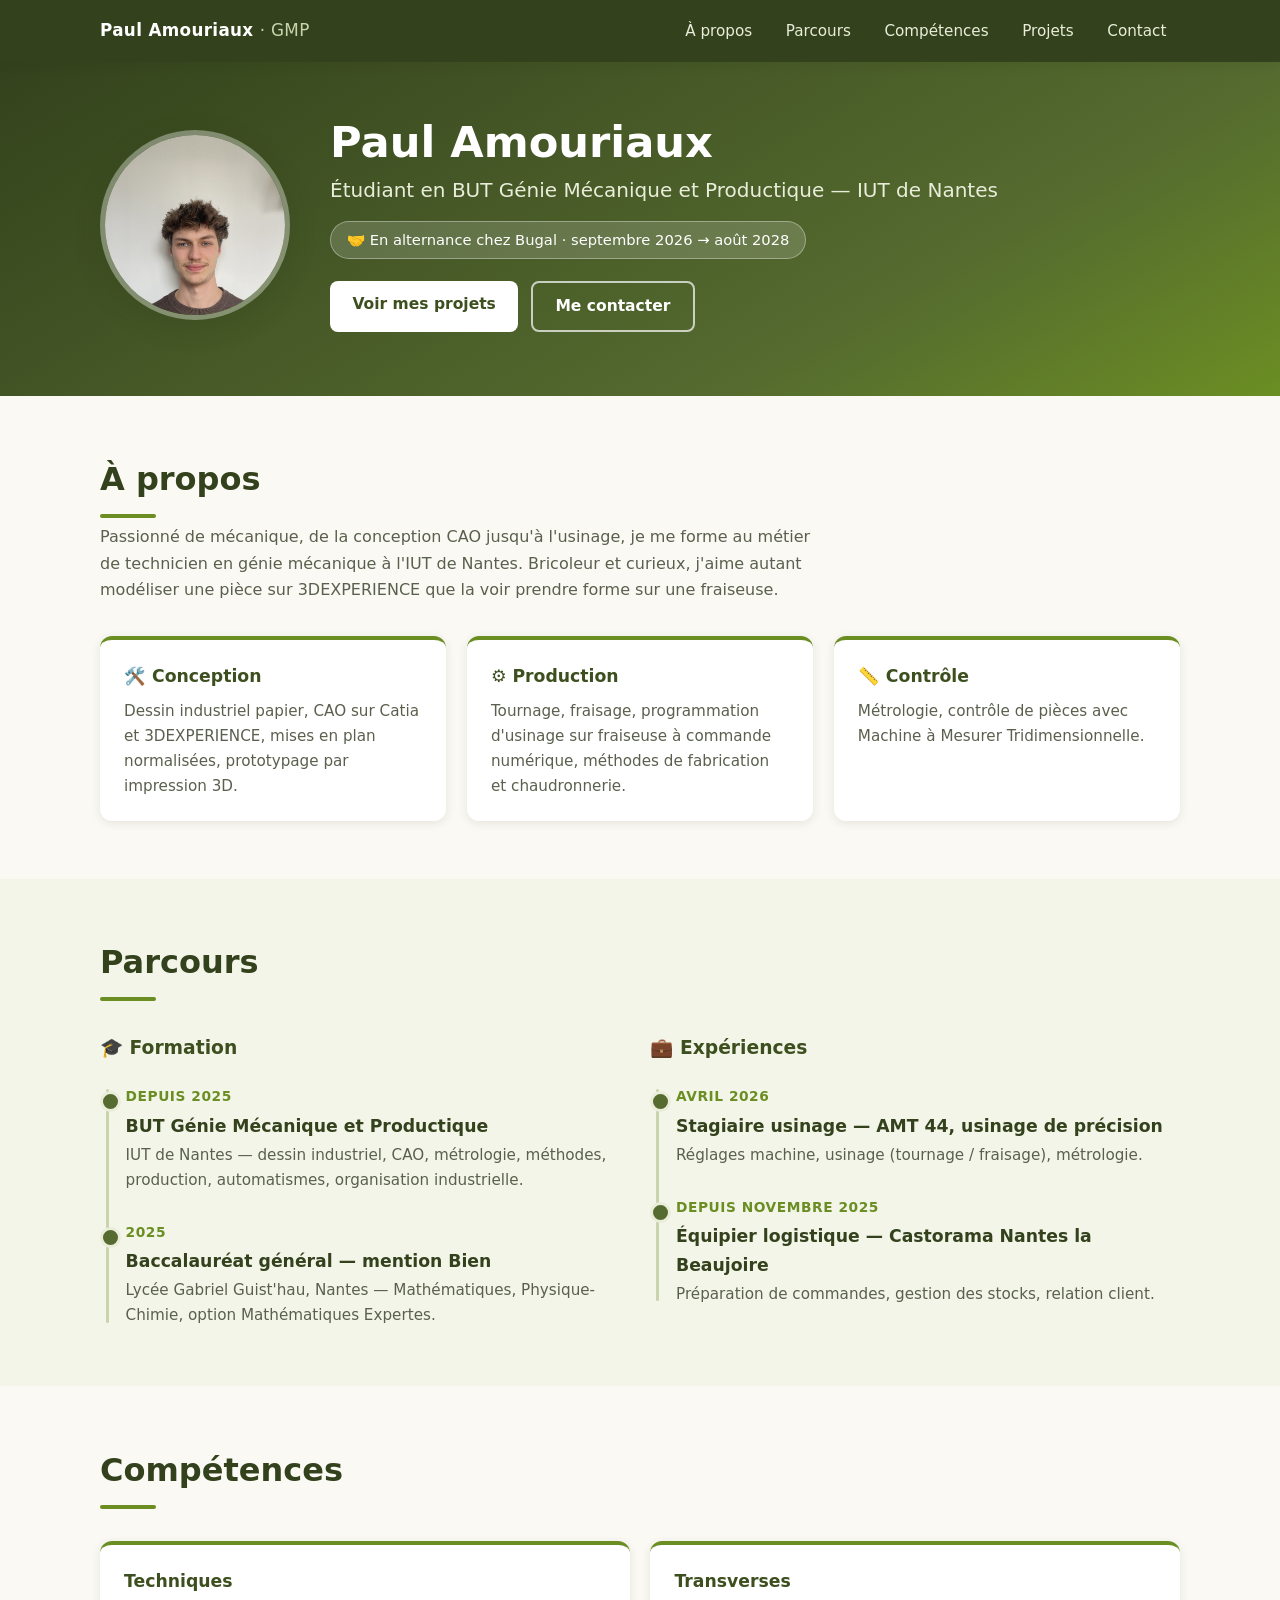
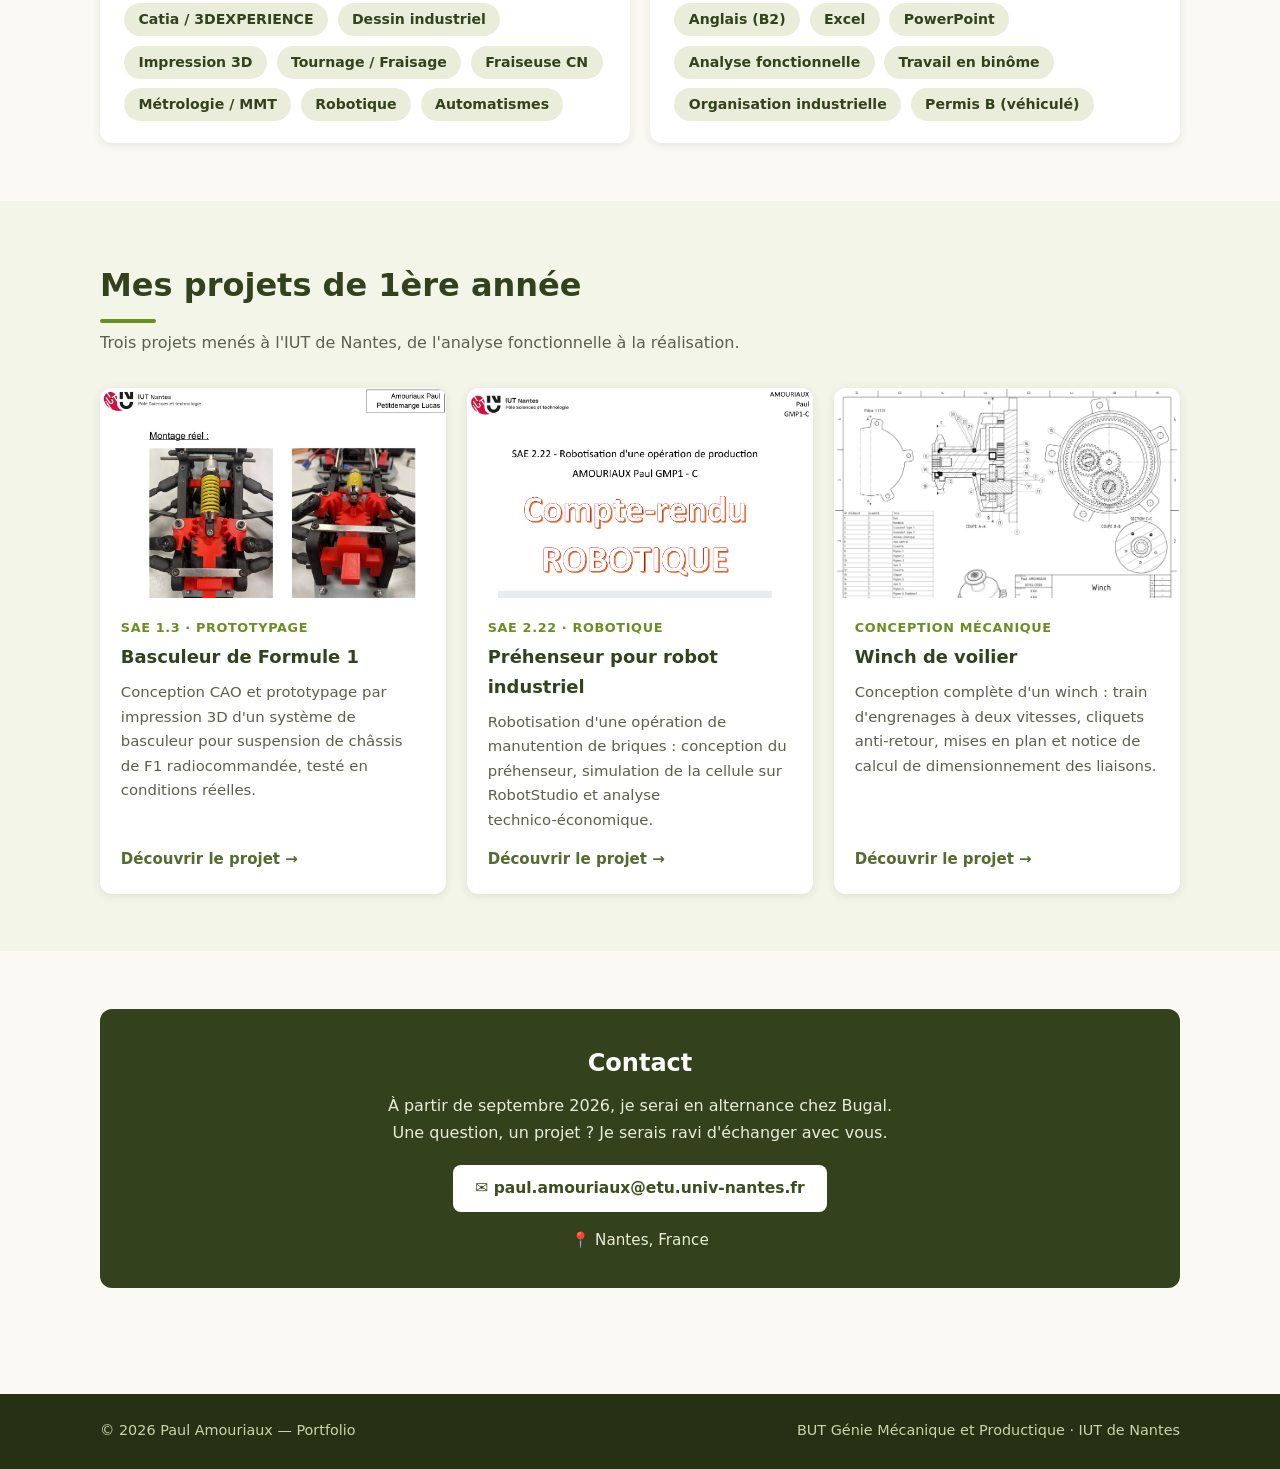
<file: index.html>
<!DOCTYPE html>
<html lang="fr">
<head>
  <meta charset="UTF-8">
  <meta name="viewport" content="width=device-width, initial-scale=1.0">
  <title>Paul Amouriaux — Portfolio | BUT Génie Mécanique et Productique</title>
  <meta name="description" content="Portfolio de Paul Amouriaux, étudiant en BUT Génie Mécanique et Productique à l'IUT de Nantes, en alternance chez Bugal à partir de septembre 2026.">
  <link rel="stylesheet" href="css/style.css">
  <link rel="icon" href="assets/img/favicon.svg" type="image/svg+xml">
  <link rel="alternate icon" href="assets/img/favicon.png">
</head>
<body>

<header class="site-header">
  <nav class="nav container">
    <a class="nav-brand" href="index.html">Paul Amouriaux <span>· GMP</span></a>
    <button class="nav-toggle" aria-label="Ouvrir le menu" aria-expanded="false">&#9776;</button>
    <ul class="nav-links">
      <li><a href="#apropos">À propos</a></li>
      <li><a href="#parcours">Parcours</a></li>
      <li><a href="#competences">Compétences</a></li>
      <li><a href="#projets">Projets</a></li>
      <li><a href="#contact">Contact</a></li>
    </ul>
  </nav>
</header>

<section class="hero">
  <div class="container hero-inner">
    <img class="hero-photo" src="assets/img/photo-profil.jpg" alt="Portrait de Paul Amouriaux">
    <div class="hero-text">
      <h1>Paul Amouriaux</h1>
      <p class="hero-subtitle">Étudiant en BUT Génie Mécanique et Productique — IUT de Nantes</p>
      <span class="hero-badge">🤝 En alternance chez Bugal · septembre 2026 → août 2028</span>
      <div class="hero-actions">
        <a class="btn btn-primary" href="#projets">Voir mes projets</a>
        <a class="btn btn-outline" href="#contact">Me contacter</a>
      </div>
    </div>
  </div>
</section>

<section id="apropos" class="section">
  <div class="container">
    <h2 class="section-title reveal">À propos</h2>
    <p class="section-intro reveal">
      Passionné de mécanique, de la conception CAO jusqu'à l'usinage, je me forme au métier
      de technicien en génie mécanique à l'IUT de Nantes. Bricoleur et curieux, j'aime autant
      modéliser une pièce sur 3DEXPERIENCE que la voir prendre forme sur une fraiseuse.
    </p>
    <div class="grid grid-3">
      <div class="card reveal">
        <h3>🛠️ Conception</h3>
        <p>Dessin industriel papier, CAO sur Catia et 3DEXPERIENCE, mises en plan normalisées, prototypage par impression 3D.</p>
      </div>
      <div class="card reveal">
        <h3>⚙️ Production</h3>
        <p>Tournage, fraisage, programmation d'usinage sur fraiseuse à commande numérique, méthodes de fabrication et chaudronnerie.</p>
      </div>
      <div class="card reveal">
        <h3>📏 Contrôle</h3>
        <p>Métrologie, contrôle de pièces avec Machine à Mesurer Tridimensionnelle.</p>
      </div>
    </div>
  </div>
</section>

<section id="parcours" class="section alt">
  <div class="container">
    <h2 class="section-title reveal">Parcours</h2>
    <div class="grid grid-2" style="margin-top: 2rem;">
      <div class="reveal">
        <h3 style="color: var(--olive-700); margin-bottom: 1.2rem;">🎓 Formation</h3>
        <ul class="timeline">
          <li>
            <span class="date">Depuis 2025</span>
            <h3>BUT Génie Mécanique et Productique</h3>
            <p>IUT de Nantes — dessin industriel, CAO, métrologie, méthodes, production, automatismes, organisation industrielle.</p>
          </li>
          <li>
            <span class="date">2025</span>
            <h3>Baccalauréat général — mention Bien</h3>
            <p>Lycée Gabriel Guist'hau, Nantes — Mathématiques, Physique-Chimie, option Mathématiques Expertes.</p>
          </li>
        </ul>
      </div>
      <div class="reveal">
        <h3 style="color: var(--olive-700); margin-bottom: 1.2rem;">💼 Expériences</h3>
        <ul class="timeline">
          <li>
            <span class="date">Avril 2026</span>
            <h3>Stagiaire usinage — AMT 44, usinage de précision</h3>
            <p>Réglages machine, usinage (tournage / fraisage), métrologie.</p>
          </li>
          <li>
            <span class="date">Depuis novembre 2025</span>
            <h3>Équipier logistique — Castorama Nantes la Beaujoire</h3>
            <p>Préparation de commandes, gestion des stocks, relation client.</p>
          </li>
        </ul>
      </div>
    </div>
  </div>
</section>

<section id="competences" class="section">
  <div class="container">
    <h2 class="section-title reveal">Compétences</h2>
    <div class="grid grid-2" style="margin-top: 2rem;">
      <div class="card reveal">
        <h3>Techniques</h3>
        <div class="skill-tags">
          <span class="tag">Catia / 3DEXPERIENCE</span>
          <span class="tag">Dessin industriel</span>
          <span class="tag">Impression 3D</span>
          <span class="tag">Tournage / Fraisage</span>
          <span class="tag">Fraiseuse CN</span>
          <span class="tag">Métrologie / MMT</span>
          <span class="tag">Robotique</span>
          <span class="tag">Automatismes</span>
        </div>
      </div>
      <div class="card reveal">
        <h3>Transverses</h3>
        <div class="skill-tags">
          <span class="tag">Anglais (B2)</span>
          <span class="tag">Excel</span>
          <span class="tag">PowerPoint</span>
          <span class="tag">Analyse fonctionnelle</span>
          <span class="tag">Travail en binôme</span>
          <span class="tag">Organisation industrielle</span>
          <span class="tag">Permis B (véhiculé)</span>
        </div>
      </div>
    </div>
  </div>
</section>

<section id="projets" class="section alt">
  <div class="container">
    <h2 class="section-title reveal">Mes projets de 1ère année</h2>
    <p class="section-intro reveal">
      Trois projets menés à l'IUT de Nantes, de l'analyse fonctionnelle à la réalisation.
    </p>
    <div class="grid grid-3">
      <a class="project-card reveal" href="projets/basculeur-f1.html">
        <img src="assets/img/basculeur-montage.jpg" alt="Basculeur imprimé en 3D monté sur le châssis de F1 radiocommandée">
        <div class="project-card-body">
          <span class="sae">SAE 1.3 · Prototypage</span>
          <h3>Basculeur de Formule 1</h3>
          <p>Conception CAO et prototypage par impression 3D d'un système de basculeur pour suspension de châssis de F1 radiocommandée, testé en conditions réelles.</p>
          <span class="lien">Découvrir le projet →</span>
        </div>
      </a>
      <a class="project-card reveal" href="projets/prehenseur-robot.html">
        <img src="assets/img/robot-cellule.png" alt="Cellule robotisée de manutention de briques simulée dans RobotStudio">
        <div class="project-card-body">
          <span class="sae">SAE 2.22 · Robotique</span>
          <h3>Préhenseur pour robot industriel</h3>
          <p>Robotisation d'une opération de manutention de briques : conception du préhenseur, simulation de la cellule sur RobotStudio et analyse technico-économique.</p>
          <span class="lien">Découvrir le projet →</span>
        </div>
      </a>
      <a class="project-card reveal" href="projets/winch.html">
        <img src="assets/img/winch-mep.jpg" alt="Mise en plan CAO du winch de voilier">
        <div class="project-card-body">
          <span class="sae">Conception mécanique</span>
          <h3>Winch de voilier</h3>
          <p>Conception complète d'un winch : train d'engrenages à deux vitesses, cliquets anti-retour, mises en plan et notice de calcul de dimensionnement des liaisons.</p>
          <span class="lien">Découvrir le projet →</span>
        </div>
      </a>
    </div>
  </div>
</section>

<section id="contact" class="section">
  <div class="container">
    <div class="contact-box reveal">
      <h2>Contact</h2>
      <p>À partir de septembre 2026, je serai en alternance chez Bugal.<br>
      Une question, un projet&nbsp;? Je serais ravi d'échanger avec vous.</p>
      <a class="btn btn-primary" href="mailto:paul.amouriaux@etu.univ-nantes.fr">✉️ paul.amouriaux@etu.univ-nantes.fr</a>
      <p class="contact-meta">📍 Nantes, France</p>
    </div>
  </div>
</section>

<footer class="site-footer">
  <div class="container">
    <span>© 2026 Paul Amouriaux — Portfolio</span>
    <span>BUT Génie Mécanique et Productique · IUT de Nantes</span>
  </div>
</footer>

<script src="js/main.js"></script>
</body>
</html>
</file>
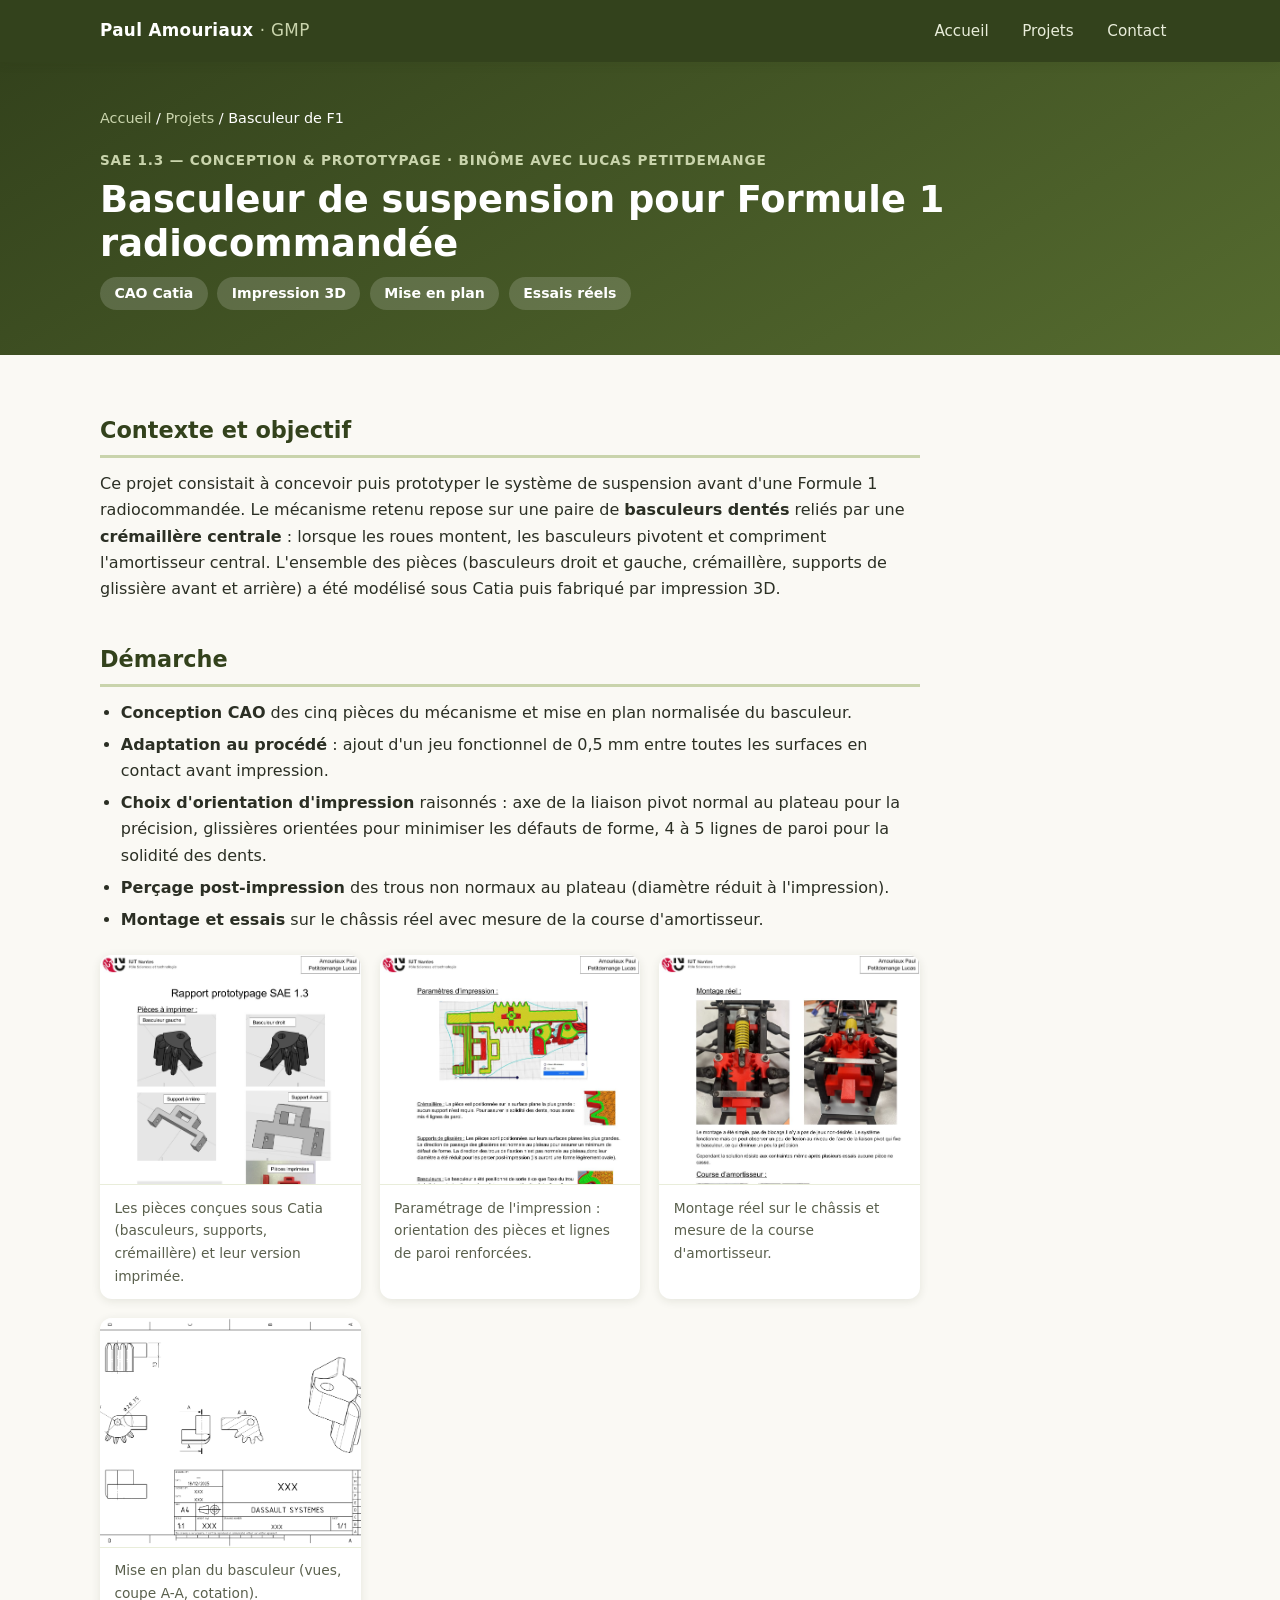
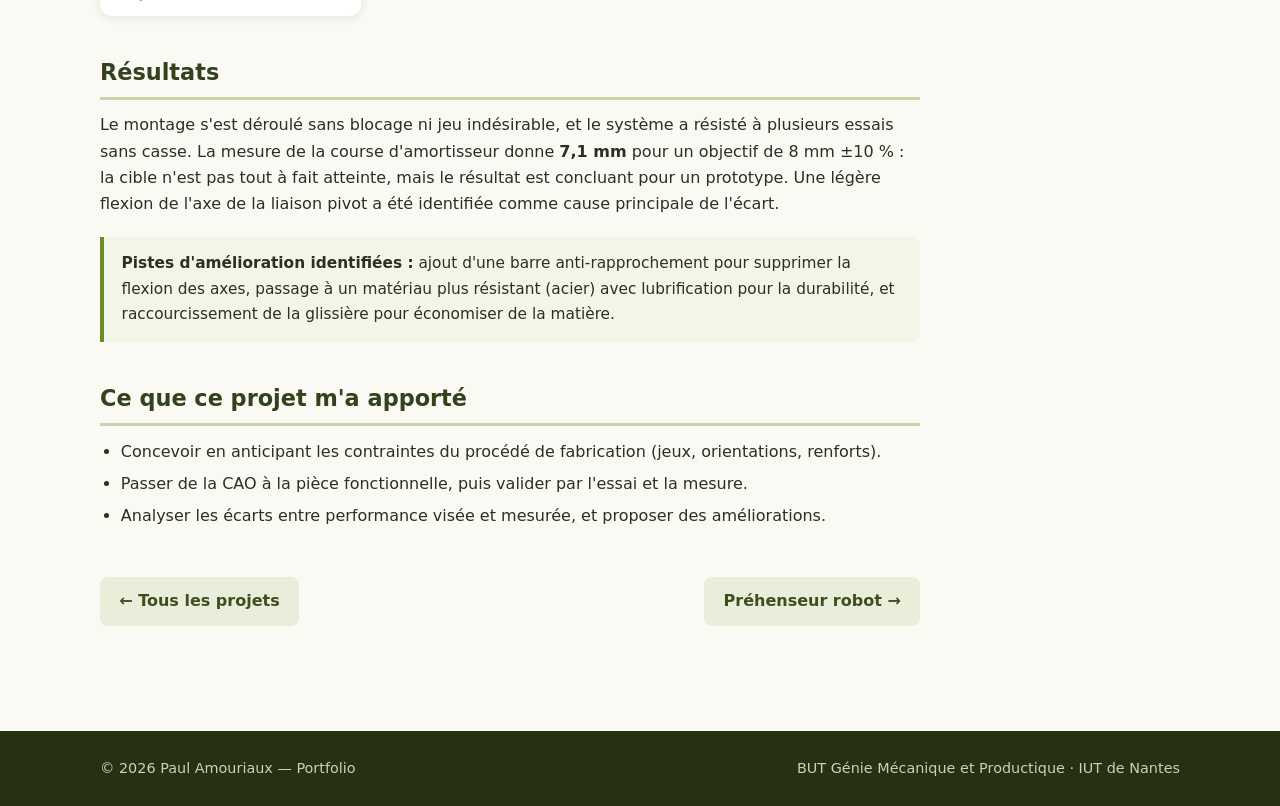
<file: projets/basculeur-f1.html>
<!DOCTYPE html>
<html lang="fr">
<head>
  <meta charset="UTF-8">
  <meta name="viewport" content="width=device-width, initial-scale=1.0">
  <title>Basculeur de Formule 1 — Paul Amouriaux</title>
  <meta name="description" content="SAE 1.3 : conception et prototypage par impression 3D d'un basculeur de suspension pour Formule 1 radiocommandée.">
  <link rel="stylesheet" href="../css/style.css">
  <link rel="icon" href="../assets/img/favicon.svg" type="image/svg+xml">
  <link rel="alternate icon" href="../assets/img/favicon.png">
</head>
<body>

<header class="site-header">
  <nav class="nav container">
    <a class="nav-brand" href="../index.html">Paul Amouriaux <span>· GMP</span></a>
    <button class="nav-toggle" aria-label="Ouvrir le menu" aria-expanded="false">&#9776;</button>
    <ul class="nav-links">
      <li><a href="../index.html">Accueil</a></li>
      <li><a href="../index.html#projets">Projets</a></li>
      <li><a href="../index.html#contact">Contact</a></li>
    </ul>
  </nav>
</header>

<section class="page-hero">
  <div class="container">
    <p class="breadcrumb"><a href="../index.html">Accueil</a> / <a href="../index.html#projets">Projets</a> / Basculeur de F1</p>
    <span class="sae">SAE 1.3 — Conception &amp; prototypage · binôme avec Lucas Petitdemange</span>
    <h1>Basculeur de suspension pour Formule 1 radiocommandée</h1>
    <div class="skill-tags">
      <span class="tag">CAO Catia</span>
      <span class="tag">Impression 3D</span>
      <span class="tag">Mise en plan</span>
      <span class="tag">Essais réels</span>
    </div>
  </div>
</section>

<div class="container section">
  <article class="article">
    <h2>Contexte et objectif</h2>
    <p>
      Ce projet consistait à concevoir puis prototyper le système de suspension avant d'une
      Formule 1 radiocommandée. Le mécanisme retenu repose sur une paire de
      <strong>basculeurs dentés</strong> reliés par une <strong>crémaillère centrale</strong>&nbsp;:
      lorsque les roues montent, les basculeurs pivotent et compriment l'amortisseur central.
      L'ensemble des pièces (basculeurs droit et gauche, crémaillère, supports de glissière avant
      et arrière) a été modélisé sous Catia puis fabriqué par impression 3D.
    </p>

    <h2>Démarche</h2>
    <ul>
      <li><strong>Conception CAO</strong> des cinq pièces du mécanisme et mise en plan normalisée du basculeur.</li>
      <li><strong>Adaptation au procédé</strong>&nbsp;: ajout d'un jeu fonctionnel de 0,5&nbsp;mm entre toutes les surfaces en contact avant impression.</li>
      <li><strong>Choix d'orientation d'impression</strong> raisonnés&nbsp;: axe de la liaison pivot normal au plateau pour la précision, glissières orientées pour minimiser les défauts de forme, 4 à 5 lignes de paroi pour la solidité des dents.</li>
      <li><strong>Perçage post-impression</strong> des trous non normaux au plateau (diamètre réduit à l'impression).</li>
      <li><strong>Montage et essais</strong> sur le châssis réel avec mesure de la course d'amortisseur.</li>
    </ul>

    <div class="gallery">
      <figure>
        <img src="../assets/img/basculeur-pieces.jpg" alt="Modèles CAO des basculeurs, supports et crémaillère, et pièces imprimées en 3D" loading="lazy">
        <figcaption>Les pièces conçues sous Catia (basculeurs, supports, crémaillère) et leur version imprimée.</figcaption>
      </figure>
      <figure>
        <img src="../assets/img/basculeur-impression.jpg" alt="Préparation de l'impression 3D : positionnement des pièces sur le plateau" loading="lazy">
        <figcaption>Paramétrage de l'impression&nbsp;: orientation des pièces et lignes de paroi renforcées.</figcaption>
      </figure>
      <figure>
        <img src="../assets/img/basculeur-montage.jpg" alt="Basculeurs montés sur le châssis de F1 radiocommandée avec l'amortisseur central" loading="lazy">
        <figcaption>Montage réel sur le châssis et mesure de la course d'amortisseur.</figcaption>
      </figure>
      <figure>
        <img src="../assets/img/basculeur-mep.png" alt="Mise en plan technique du basculeur avec vues, coupe A-A et cotation" loading="lazy">
        <figcaption>Mise en plan du basculeur (vues, coupe A-A, cotation).</figcaption>
      </figure>
    </div>

    <h2>Résultats</h2>
    <p>
      Le montage s'est déroulé sans blocage ni jeu indésirable, et le système a résisté à
      plusieurs essais sans casse. La mesure de la course d'amortisseur donne
      <strong>7,1&nbsp;mm</strong> pour un objectif de 8&nbsp;mm ±10&nbsp;%&nbsp;: la cible n'est
      pas tout à fait atteinte, mais le résultat est concluant pour un prototype. Une légère
      flexion de l'axe de la liaison pivot a été identifiée comme cause principale de l'écart.
    </p>

    <div class="encart">
      <strong>Pistes d'amélioration identifiées&nbsp;:</strong> ajout d'une barre
      anti-rapprochement pour supprimer la flexion des axes, passage à un matériau plus résistant
      (acier) avec lubrification pour la durabilité, et raccourcissement de la glissière pour
      économiser de la matière.
    </div>

    <h2>Ce que ce projet m'a apporté</h2>
    <ul>
      <li>Concevoir en anticipant les contraintes du procédé de fabrication (jeux, orientations, renforts).</li>
      <li>Passer de la CAO à la pièce fonctionnelle, puis valider par l'essai et la mesure.</li>
      <li>Analyser les écarts entre performance visée et mesurée, et proposer des améliorations.</li>
    </ul>

    <nav class="project-nav">
      <a href="../index.html#projets">← Tous les projets</a>
      <a href="prehenseur-robot.html">Préhenseur robot →</a>
    </nav>
  </article>
</div>

<footer class="site-footer">
  <div class="container">
    <span>© 2026 Paul Amouriaux — Portfolio</span>
    <span>BUT Génie Mécanique et Productique · IUT de Nantes</span>
  </div>
</footer>

<script src="../js/main.js"></script>
</body>
</html>
</file>
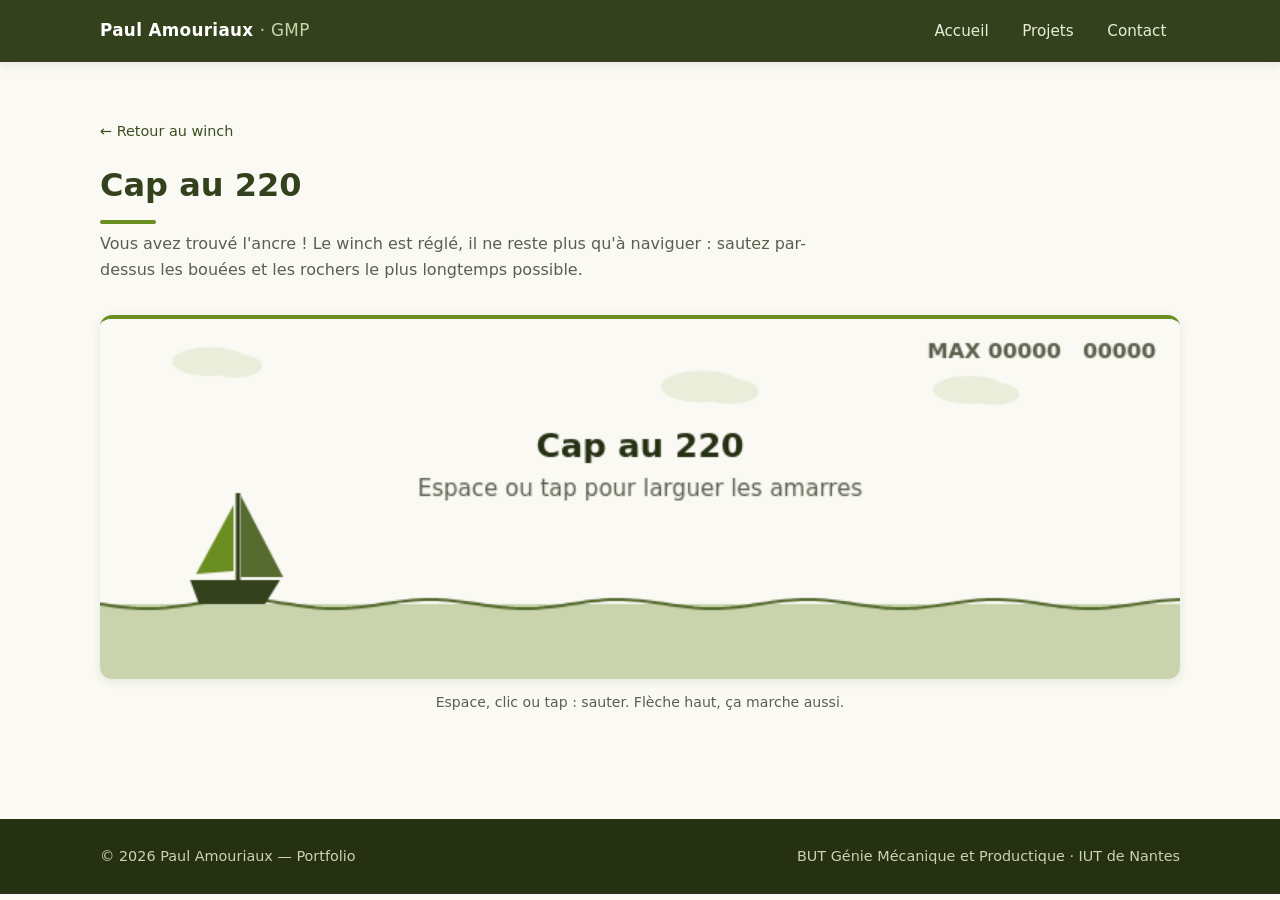
<file: projets/jeu.html>
<!DOCTYPE html>
<html lang="fr">
<head>
  <meta charset="UTF-8">
  <meta name="viewport" content="width=device-width, initial-scale=1.0">
  <title>Cap au 220 — Paul Amouriaux</title>
  <meta name="robots" content="noindex, nofollow">
  <link rel="stylesheet" href="../css/style.css">
  <link rel="icon" href="../assets/img/favicon.svg" type="image/svg+xml">
  <link rel="alternate icon" href="../assets/img/favicon.png">
</head>
<body>

<header class="site-header">
  <nav class="nav container">
    <a class="nav-brand" href="../index.html">Paul Amouriaux <span>· GMP</span></a>
    <button class="nav-toggle" aria-label="Ouvrir le menu" aria-expanded="false">&#9776;</button>
    <ul class="nav-links">
      <li><a href="../index.html">Accueil</a></li>
      <li><a href="../index.html#projets">Projets</a></li>
      <li><a href="../index.html#contact">Contact</a></li>
    </ul>
  </nav>
</header>

<div class="container section game-section">
  <p class="breadcrumb"><a href="winch.html">← Retour au winch</a></p>
  <h1 class="section-title">Cap au 220</h1>
  <p class="section-intro">
    Vous avez trouvé l'ancre&nbsp;! Le winch est réglé, il ne reste plus qu'à naviguer&nbsp;:
    sautez par-dessus les bouées et les rochers le plus longtemps possible.
  </p>
  <div class="game-wrap">
    <canvas id="game" width="720" height="240"></canvas>
  </div>
  <p class="game-help">Espace, clic ou tap&nbsp;: sauter. Flèche haut, ça marche aussi.</p>
</div>

<footer class="site-footer">
  <div class="container">
    <span>© 2026 Paul Amouriaux — Portfolio</span>
    <span>BUT Génie Mécanique et Productique · IUT de Nantes</span>
  </div>
</footer>

<script src="../js/main.js"></script>
<script src="../js/jeu.js"></script>
</body>
</html>
</file>
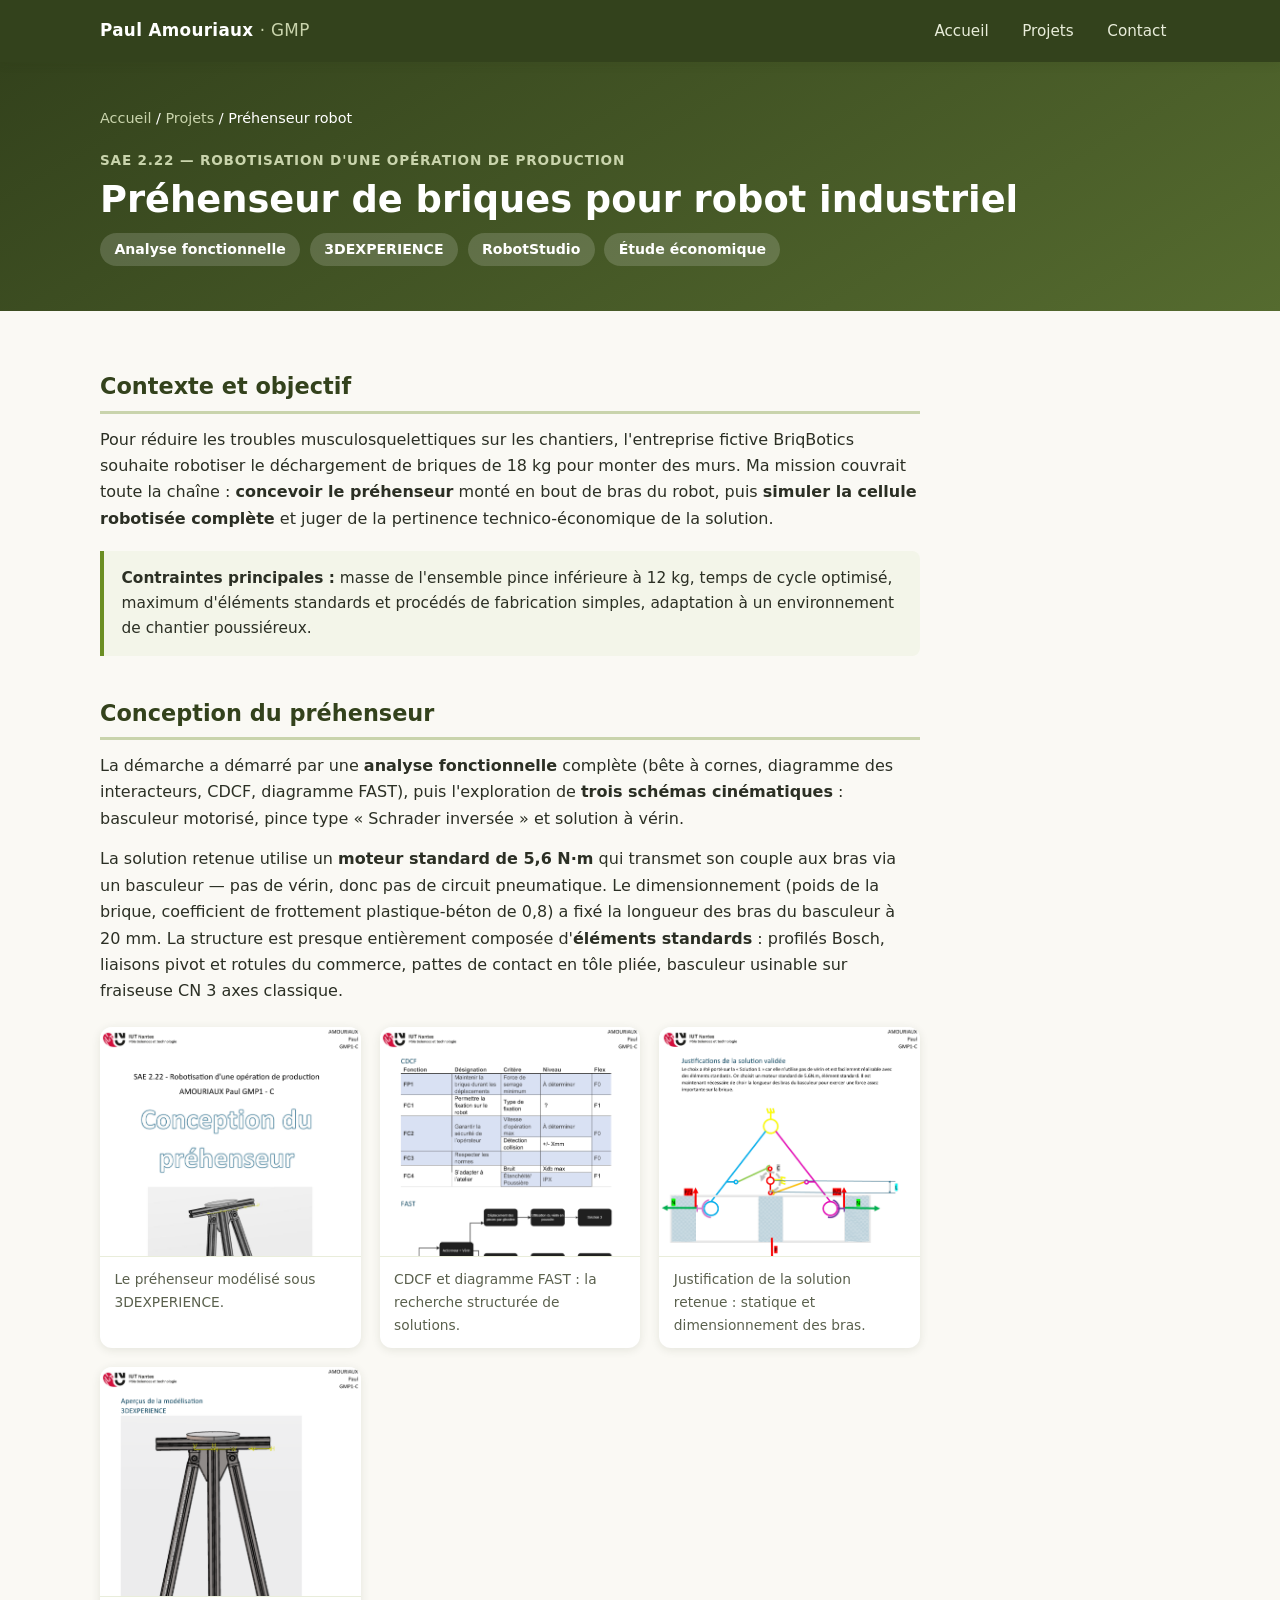
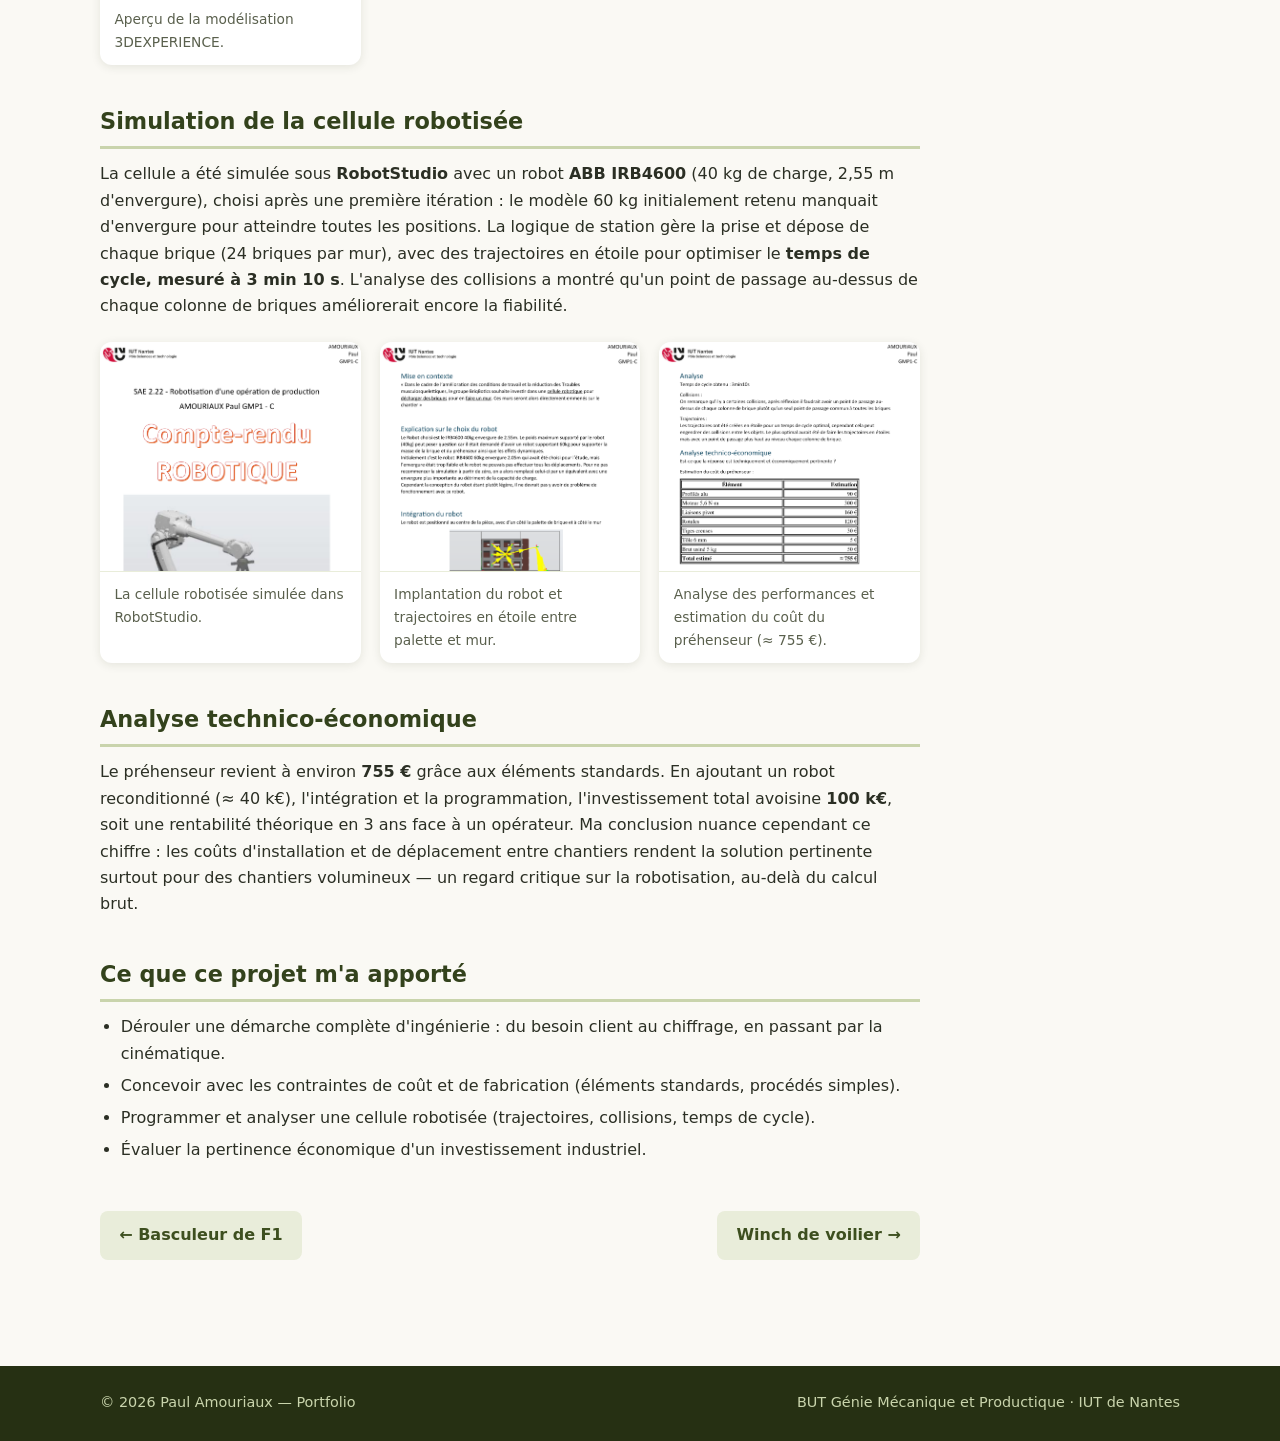
<file: projets/prehenseur-robot.html>
<!DOCTYPE html>
<html lang="fr">
<head>
  <meta charset="UTF-8">
  <meta name="viewport" content="width=device-width, initial-scale=1.0">
  <title>Préhenseur pour robot industriel — Paul Amouriaux</title>
  <meta name="description" content="SAE 2.22 : robotisation d'une opération de production — conception d'un préhenseur de briques et simulation de la cellule robotisée sur RobotStudio.">
  <link rel="stylesheet" href="../css/style.css">
  <link rel="icon" href="../assets/img/favicon.svg" type="image/svg+xml">
  <link rel="alternate icon" href="../assets/img/favicon.png">
</head>
<body>

<header class="site-header">
  <nav class="nav container">
    <a class="nav-brand" href="../index.html">Paul Amouriaux <span>· GMP</span></a>
    <button class="nav-toggle" aria-label="Ouvrir le menu" aria-expanded="false">&#9776;</button>
    <ul class="nav-links">
      <li><a href="../index.html">Accueil</a></li>
      <li><a href="../index.html#projets">Projets</a></li>
      <li><a href="../index.html#contact">Contact</a></li>
    </ul>
  </nav>
</header>

<section class="page-hero">
  <div class="container">
    <p class="breadcrumb"><a href="../index.html">Accueil</a> / <a href="../index.html#projets">Projets</a> / Préhenseur robot</p>
    <span class="sae">SAE 2.22 — Robotisation d'une opération de production</span>
    <h1>Préhenseur de briques pour robot industriel</h1>
    <div class="skill-tags">
      <span class="tag">Analyse fonctionnelle</span>
      <span class="tag">3DEXPERIENCE</span>
      <span class="tag">RobotStudio</span>
      <span class="tag">Étude économique</span>
    </div>
  </div>
</section>

<div class="container section">
  <article class="article">
    <h2>Contexte et objectif</h2>
    <p>
      Pour réduire les troubles musculosquelettiques sur les chantiers, l'entreprise fictive
      BriqBotics souhaite robotiser le déchargement de briques de 18&nbsp;kg pour monter des murs.
      Ma mission couvrait toute la chaîne&nbsp;: <strong>concevoir le préhenseur</strong> monté en
      bout de bras du robot, puis <strong>simuler la cellule robotisée complète</strong> et juger
      de la pertinence technico-économique de la solution.
    </p>
    <div class="encart">
      <strong>Contraintes principales&nbsp;:</strong> masse de l'ensemble pince inférieure à
      12&nbsp;kg, temps de cycle optimisé, maximum d'éléments standards et procédés de fabrication
      simples, adaptation à un environnement de chantier poussiéreux.
    </div>

    <h2>Conception du préhenseur</h2>
    <p>
      La démarche a démarré par une <strong>analyse fonctionnelle</strong> complète (bête à cornes,
      diagramme des interacteurs, CDCF, diagramme FAST), puis l'exploration de
      <strong>trois schémas cinématiques</strong>&nbsp;: basculeur motorisé, pince type
      «&nbsp;Schrader inversée&nbsp;» et solution à vérin.
    </p>
    <p>
      La solution retenue utilise un <strong>moteur standard de 5,6&nbsp;N·m</strong> qui transmet
      son couple aux bras via un basculeur — pas de vérin, donc pas de circuit pneumatique. Le
      dimensionnement (poids de la brique, coefficient de frottement plastique-béton de 0,8) a
      fixé la longueur des bras du basculeur à 20&nbsp;mm. La structure est presque entièrement
      composée d'<strong>éléments standards</strong>&nbsp;: profilés Bosch, liaisons pivot et
      rotules du commerce, pattes de contact en tôle pliée, basculeur usinable sur fraiseuse CN
      3 axes classique.
    </p>

    <div class="gallery">
      <figure>
        <img src="../assets/img/prehenseur-cao.png" alt="Vue CAO d'ensemble du préhenseur de briques" loading="lazy">
        <figcaption>Le préhenseur modélisé sous 3DEXPERIENCE.</figcaption>
      </figure>
      <figure>
        <img src="../assets/img/prehenseur-fast.png" alt="Cahier des charges fonctionnel et diagramme FAST du préhenseur" loading="lazy">
        <figcaption>CDCF et diagramme FAST&nbsp;: la recherche structurée de solutions.</figcaption>
      </figure>
      <figure>
        <img src="../assets/img/prehenseur-calculs.png" alt="Schéma cinématique de la solution retenue et calculs de dimensionnement" loading="lazy">
        <figcaption>Justification de la solution retenue&nbsp;: statique et dimensionnement des bras.</figcaption>
      </figure>
      <figure>
        <img src="../assets/img/prehenseur-modelisation.png" alt="Modélisation 3DEXPERIENCE du préhenseur, vue de face" loading="lazy">
        <figcaption>Aperçu de la modélisation 3DEXPERIENCE.</figcaption>
      </figure>
    </div>

    <h2>Simulation de la cellule robotisée</h2>
    <p>
      La cellule a été simulée sous <strong>RobotStudio</strong> avec un robot
      <strong>ABB IRB4600</strong> (40&nbsp;kg de charge, 2,55&nbsp;m d'envergure), choisi après
      une première itération&nbsp;: le modèle 60&nbsp;kg initialement retenu manquait d'envergure
      pour atteindre toutes les positions. La logique de station gère la prise et dépose de chaque
      brique (24 briques par mur), avec des trajectoires en étoile pour optimiser le
      <strong>temps de cycle, mesuré à 3&nbsp;min&nbsp;10&nbsp;s</strong>. L'analyse des collisions
      a montré qu'un point de passage au-dessus de chaque colonne de briques améliorerait encore la
      fiabilité.
    </p>

    <div class="gallery">
      <figure>
        <img src="../assets/img/robot-cellule.png" alt="Robot ABB IRB4600 déchargeant des briques d'une palette dans RobotStudio" loading="lazy">
        <figcaption>La cellule robotisée simulée dans RobotStudio.</figcaption>
      </figure>
      <figure>
        <img src="../assets/img/robot-integration.png" alt="Vue de dessus de l'implantation du robot avec les trajectoires en étoile" loading="lazy">
        <figcaption>Implantation du robot et trajectoires en étoile entre palette et mur.</figcaption>
      </figure>
      <figure>
        <img src="../assets/img/robot-analyse.png" alt="Analyse du temps de cycle et estimation du coût du préhenseur" loading="lazy">
        <figcaption>Analyse des performances et estimation du coût du préhenseur (≈&nbsp;755&nbsp;€).</figcaption>
      </figure>
    </div>

    <h2>Analyse technico-économique</h2>
    <p>
      Le préhenseur revient à environ <strong>755&nbsp;€</strong> grâce aux éléments standards. En
      ajoutant un robot reconditionné (≈&nbsp;40&nbsp;k€), l'intégration et la programmation, l'investissement
      total avoisine <strong>100&nbsp;k€</strong>, soit une rentabilité théorique en 3 ans face à un
      opérateur. Ma conclusion nuance cependant ce chiffre&nbsp;: les coûts d'installation et de
      déplacement entre chantiers rendent la solution pertinente surtout pour des chantiers
      volumineux — un regard critique sur la robotisation, au-delà du calcul brut.
    </p>

    <h2>Ce que ce projet m'a apporté</h2>
    <ul>
      <li>Dérouler une démarche complète d'ingénierie&nbsp;: du besoin client au chiffrage, en passant par la cinématique.</li>
      <li>Concevoir avec les contraintes de coût et de fabrication (éléments standards, procédés simples).</li>
      <li>Programmer et analyser une cellule robotisée (trajectoires, collisions, temps de cycle).</li>
      <li>Évaluer la pertinence économique d'un investissement industriel.</li>
    </ul>

    <nav class="project-nav">
      <a href="basculeur-f1.html">← Basculeur de F1</a>
      <a href="winch.html">Winch de voilier →</a>
    </nav>
  </article>
</div>

<footer class="site-footer">
  <div class="container">
    <span>© 2026 Paul Amouriaux — Portfolio</span>
    <span>BUT Génie Mécanique et Productique · IUT de Nantes</span>
  </div>
</footer>

<script src="../js/main.js"></script>
</body>
</html>
</file>
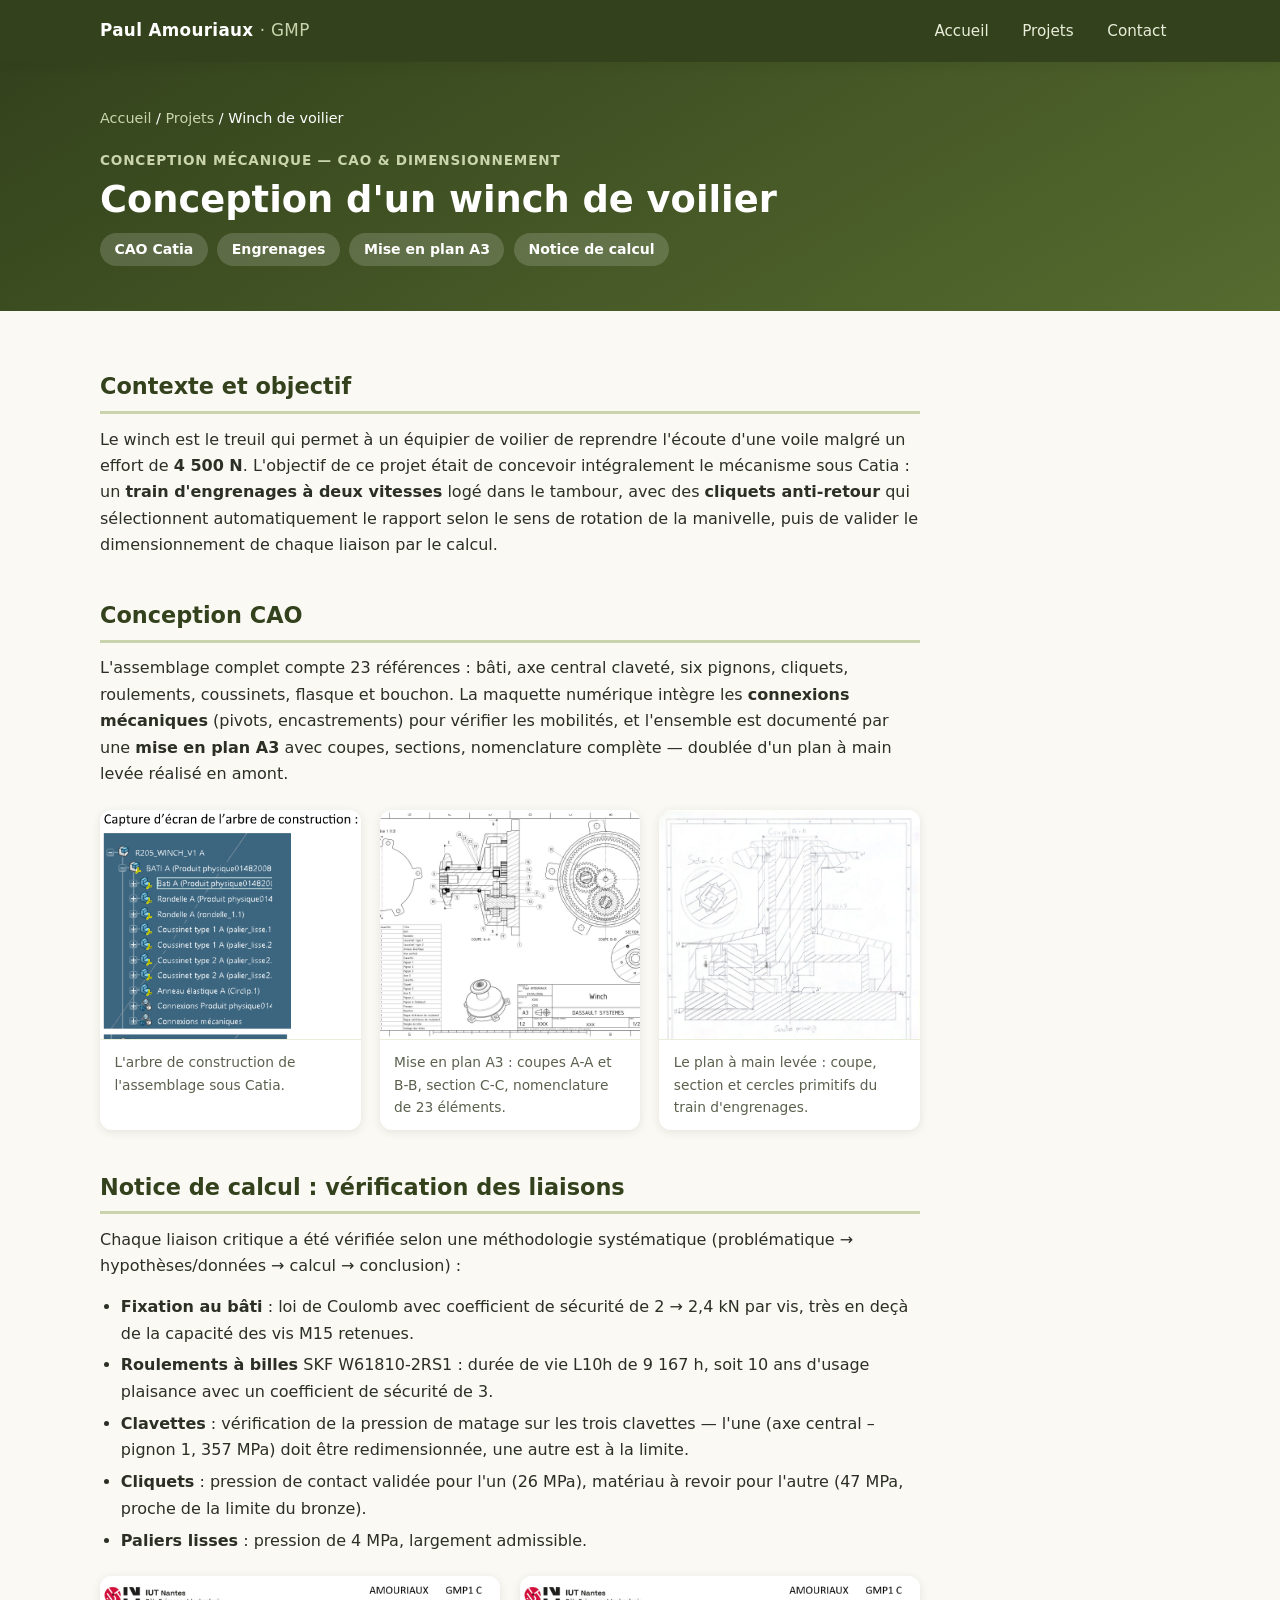
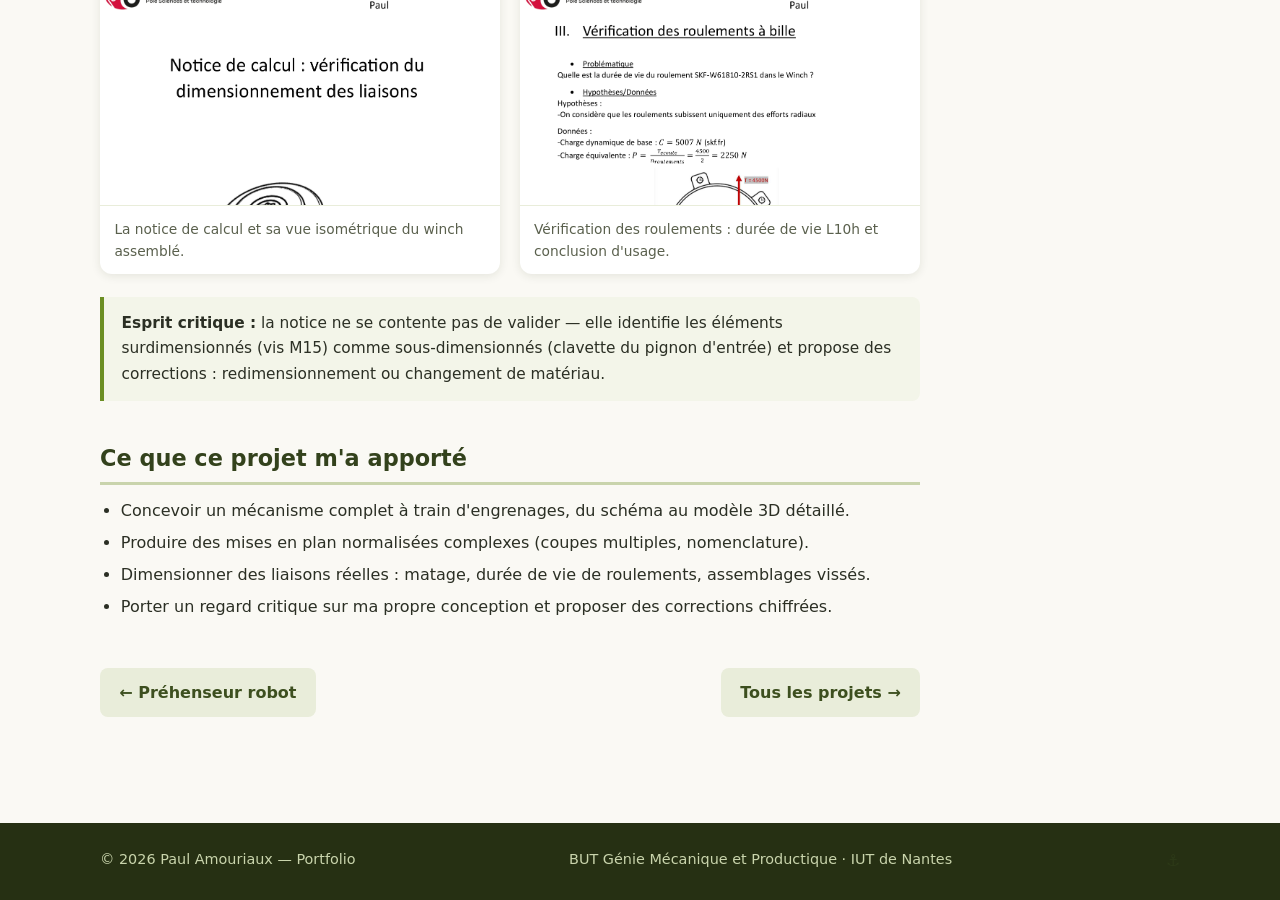
<file: projets/winch.html>
<!DOCTYPE html>
<html lang="fr">
<head>
  <meta charset="UTF-8">
  <meta name="viewport" content="width=device-width, initial-scale=1.0">
  <title>Winch de voilier — Paul Amouriaux</title>
  <meta name="description" content="Conception complète d'un winch de voilier : train d'engrenages à deux vitesses, mises en plan et notice de calcul de dimensionnement des liaisons.">
  <link rel="stylesheet" href="../css/style.css">
  <link rel="icon" href="../assets/img/favicon.svg" type="image/svg+xml">
  <link rel="alternate icon" href="../assets/img/favicon.png">
</head>
<body>

<header class="site-header">
  <nav class="nav container">
    <a class="nav-brand" href="../index.html">Paul Amouriaux <span>· GMP</span></a>
    <button class="nav-toggle" aria-label="Ouvrir le menu" aria-expanded="false">&#9776;</button>
    <ul class="nav-links">
      <li><a href="../index.html">Accueil</a></li>
      <li><a href="../index.html#projets">Projets</a></li>
      <li><a href="../index.html#contact">Contact</a></li>
    </ul>
  </nav>
</header>

<section class="page-hero">
  <div class="container">
    <p class="breadcrumb"><a href="../index.html">Accueil</a> / <a href="../index.html#projets">Projets</a> / Winch de voilier</p>
    <span class="sae">Conception mécanique — CAO &amp; dimensionnement</span>
    <h1>Conception d'un winch de voilier</h1>
    <div class="skill-tags">
      <span class="tag">CAO Catia</span>
      <span class="tag">Engrenages</span>
      <span class="tag">Mise en plan A3</span>
      <span class="tag">Notice de calcul</span>
    </div>
  </div>
</section>

<div class="container section">
  <article class="article">
    <h2>Contexte et objectif</h2>
    <p>
      Le winch est le treuil qui permet à un équipier de voilier de reprendre l'écoute d'une voile
      malgré un effort de <strong>4&nbsp;500&nbsp;N</strong>. L'objectif de ce projet était de
      concevoir intégralement le mécanisme sous Catia&nbsp;: un <strong>train d'engrenages à deux
      vitesses</strong> logé dans le tambour, avec des <strong>cliquets anti-retour</strong> qui
      sélectionnent automatiquement le rapport selon le sens de rotation de la manivelle, puis de
      valider le dimensionnement de chaque liaison par le calcul.
    </p>

    <h2>Conception CAO</h2>
    <p>
      L'assemblage complet compte 23 références&nbsp;: bâti, axe central claveté, six pignons,
      cliquets, roulements, coussinets, flasque et bouchon. La maquette numérique intègre les
      <strong>connexions mécaniques</strong> (pivots, encastrements) pour vérifier les mobilités,
      et l'ensemble est documenté par une <strong>mise en plan A3</strong> avec coupes, sections,
      nomenclature complète — doublée d'un plan à main levée réalisé en amont.
    </p>

    <div class="gallery">
      <figure>
        <img src="../assets/img/winch-arbre.png" alt="Arbre de construction Catia de l'assemblage du winch" loading="lazy">
        <figcaption>L'arbre de construction de l'assemblage sous Catia.</figcaption>
      </figure>
      <figure>
        <img src="../assets/img/winch-mep.jpg" alt="Mise en plan A3 du winch avec coupes, sections et nomenclature" loading="lazy">
        <figcaption>Mise en plan A3&nbsp;: coupes A-A et B-B, section C-C, nomenclature de 23 éléments.</figcaption>
      </figure>
      <figure>
        <img src="../assets/img/winch-plan-main.jpg" alt="Plan du winch dessiné à main levée avec coupes et cercles primitifs" loading="lazy">
        <figcaption>Le plan à main levée&nbsp;: coupe, section et cercles primitifs du train d'engrenages.</figcaption>
      </figure>
    </div>

    <h2>Notice de calcul&nbsp;: vérification des liaisons</h2>
    <p>
      Chaque liaison critique a été vérifiée selon une méthodologie systématique
      (problématique → hypothèses/données → calcul → conclusion)&nbsp;:
    </p>
    <ul>
      <li><strong>Fixation au bâti</strong>&nbsp;: loi de Coulomb avec coefficient de sécurité de 2 → 2,4&nbsp;kN par vis, très en deçà de la capacité des vis M15 retenues.</li>
      <li><strong>Roulements à billes</strong> SKF W61810-2RS1&nbsp;: durée de vie L10h de 9&nbsp;167&nbsp;h, soit 10 ans d'usage plaisance avec un coefficient de sécurité de 3.</li>
      <li><strong>Clavettes</strong>&nbsp;: vérification de la pression de matage sur les trois clavettes — l'une (axe central – pignon 1, 357&nbsp;MPa) doit être redimensionnée, une autre est à la limite.</li>
      <li><strong>Cliquets</strong>&nbsp;: pression de contact validée pour l'un (26&nbsp;MPa), matériau à revoir pour l'autre (47&nbsp;MPa, proche de la limite du bronze).</li>
      <li><strong>Paliers lisses</strong>&nbsp;: pression de 4&nbsp;MPa, largement admissible.</li>
    </ul>

    <div class="gallery">
      <figure>
        <img src="../assets/img/winch-notice.png" alt="Page de garde de la notice de calcul avec vue isométrique du winch" loading="lazy">
        <figcaption>La notice de calcul et sa vue isométrique du winch assemblé.</figcaption>
      </figure>
      <figure>
        <img src="../assets/img/winch-calcul-roulements.png" alt="Calcul de durée de vie des roulements à billes du winch" loading="lazy">
        <figcaption>Vérification des roulements&nbsp;: durée de vie L10h et conclusion d'usage.</figcaption>
      </figure>
    </div>

    <div class="encart">
      <strong>Esprit critique&nbsp;:</strong> la notice ne se contente pas de valider — elle
      identifie les éléments surdimensionnés (vis M15) comme sous-dimensionnés (clavette du pignon
      d'entrée) et propose des corrections&nbsp;: redimensionnement ou changement de matériau.
    </div>

    <h2>Ce que ce projet m'a apporté</h2>
    <ul>
      <li>Concevoir un mécanisme complet à train d'engrenages, du schéma au modèle 3D détaillé.</li>
      <li>Produire des mises en plan normalisées complexes (coupes multiples, nomenclature).</li>
      <li>Dimensionner des liaisons réelles&nbsp;: matage, durée de vie de roulements, assemblages vissés.</li>
      <li>Porter un regard critique sur ma propre conception et proposer des corrections chiffrées.</li>
    </ul>

    <nav class="project-nav">
      <a href="prehenseur-robot.html">← Préhenseur robot</a>
      <a href="../index.html#projets">Tous les projets →</a>
    </nav>
  </article>
</div>

<footer class="site-footer">
  <div class="container">
    <span>© 2026 Paul Amouriaux — Portfolio</span>
    <span>BUT Génie Mécanique et Productique · IUT de Nantes</span>
    <a class="footer-secret" href="jeu.html" aria-label="Un winch, ça sert à naviguer…">&#9875;</a>
  </div>
</footer>

<script src="../js/main.js"></script>
</body>
</html>
</file>
<file: css/style.css>
/* ==========================================================================
   Portfolio Paul Amouriaux — palette vert olive, mobile-first
   ========================================================================== */

:root {
  --olive-900: #263013;
  --olive-800: #33421c;
  --olive-700: #3d4f1f;
  --olive-600: #556b2f;
  --olive-500: #6b8e23;
  --olive-200: #c9d4ac;
  --olive-100: #e9edda;
  --olive-050: #f3f5e9;
  --cream: #faf9f4;
  --white: #ffffff;
  --text: #2b2f24;
  --text-soft: #5a604d;
  --shadow: 0 2px 10px rgba(38, 48, 19, 0.10);
  --shadow-lg: 0 8px 28px rgba(38, 48, 19, 0.16);
  --radius: 12px;
}

* { margin: 0; padding: 0; box-sizing: border-box; }

html { scroll-behavior: smooth; }

body {
  font-family: "Segoe UI", system-ui, -apple-system, Roboto, Arial, sans-serif;
  background: var(--cream);
  color: var(--text);
  line-height: 1.65;
}

img { max-width: 100%; display: block; }

a { color: var(--olive-600); }

.container {
  width: min(1080px, 100% - 2.5rem);
  margin-inline: auto;
}

/* ---------- Header / navigation ---------- */

.site-header {
  position: sticky;
  top: 0;
  z-index: 50;
  background: var(--olive-800);
  color: var(--white);
  box-shadow: var(--shadow);
}

.nav {
  display: flex;
  align-items: center;
  justify-content: space-between;
  min-height: 62px;
}

.nav-brand {
  color: var(--white);
  text-decoration: none;
  font-weight: 700;
  font-size: 1.05rem;
  letter-spacing: 0.02em;
}

.nav-brand span { color: var(--olive-200); font-weight: 400; }

.nav-toggle {
  display: none;
  background: none;
  border: none;
  color: var(--white);
  font-size: 1.7rem;
  line-height: 1;
  cursor: pointer;
  padding: 0.35rem 0.55rem;
}

.nav-links {
  display: flex;
  gap: 0.4rem;
  list-style: none;
}

.nav-links a {
  color: var(--olive-100);
  text-decoration: none;
  padding: 0.5rem 0.85rem;
  border-radius: 8px;
  font-size: 0.95rem;
  transition: background 0.2s, color 0.2s;
}

.nav-links a:hover,
.nav-links a.active {
  background: var(--olive-700);
  color: var(--white);
}

@media (max-width: 720px) {
  .nav-toggle { display: block; }
  .nav-links {
    position: absolute;
    top: 100%;
    left: 0;
    right: 0;
    flex-direction: column;
    gap: 0;
    background: var(--olive-800);
    padding: 0.4rem 1rem 0.9rem;
    box-shadow: var(--shadow-lg);
    display: none;
  }
  .nav-links.open { display: flex; }
  .nav-links a { display: block; padding: 0.75rem 0.85rem; }
}

/* ---------- Hero ---------- */

.hero {
  background: linear-gradient(150deg, var(--olive-800) 0%, var(--olive-600) 70%, var(--olive-500) 100%);
  color: var(--white);
  padding: 3.5rem 0 4rem;
}

.hero-inner {
  display: flex;
  align-items: center;
  gap: 2.5rem;
  flex-wrap: wrap;
}

.hero-photo {
  width: 190px;
  height: 190px;
  object-fit: cover;
  object-position: top;
  border-radius: 50%;
  border: 5px solid rgba(255, 255, 255, 0.35);
  box-shadow: var(--shadow-lg);
}

.hero-text { flex: 1; min-width: 260px; }

.hero-text h1 {
  font-size: clamp(1.9rem, 4.5vw, 2.7rem);
  line-height: 1.15;
  margin-bottom: 0.4rem;
}

.hero-subtitle {
  font-size: clamp(1.02rem, 2.4vw, 1.25rem);
  color: var(--olive-100);
  margin-bottom: 0.9rem;
}

.hero-badge {
  display: inline-block;
  background: rgba(255, 255, 255, 0.16);
  border: 1px solid rgba(255, 255, 255, 0.35);
  border-radius: 999px;
  padding: 0.35rem 1rem;
  font-size: 0.92rem;
  margin-bottom: 1.4rem;
}

.hero-actions { display: flex; gap: 0.8rem; flex-wrap: wrap; }

.btn {
  display: inline-block;
  padding: 0.65rem 1.4rem;
  border-radius: 8px;
  text-decoration: none;
  font-weight: 600;
  font-size: 0.97rem;
  transition: transform 0.15s, box-shadow 0.15s, background 0.2s;
}

.btn:hover { transform: translateY(-2px); box-shadow: var(--shadow-lg); }

.btn-primary { background: var(--white); color: var(--olive-700); }

.btn-outline {
  border: 2px solid rgba(255, 255, 255, 0.7);
  color: var(--white);
}

/* ---------- Sections ---------- */

.section { padding: 3.6rem 0; }

.section.alt { background: var(--olive-050); }

.section-title {
  font-size: clamp(1.5rem, 3.5vw, 2rem);
  color: var(--olive-800);
  margin-bottom: 0.4rem;
}

.section-title::after {
  content: "";
  display: block;
  width: 56px;
  height: 4px;
  background: var(--olive-500);
  border-radius: 2px;
  margin-top: 0.5rem;
}

.section-intro { color: var(--text-soft); max-width: 720px; margin-bottom: 2rem; }

/* ---------- Cartes génériques ---------- */

.grid {
  display: grid;
  gap: 1.3rem;
}

.grid-3 { grid-template-columns: repeat(auto-fit, minmax(240px, 1fr)); }
.grid-2 { grid-template-columns: repeat(auto-fit, minmax(280px, 1fr)); }

.card {
  background: var(--white);
  border-radius: var(--radius);
  padding: 1.4rem 1.5rem;
  box-shadow: var(--shadow);
  border-top: 4px solid var(--olive-500);
}

.card h3 { color: var(--olive-700); margin-bottom: 0.5rem; font-size: 1.08rem; }

.card p { font-size: 0.95rem; color: var(--text-soft); }

/* ---------- Timeline (formation / expériences) ---------- */

.timeline { list-style: none; position: relative; padding-left: 1.6rem; }

.timeline::before {
  content: "";
  position: absolute;
  left: 6px;
  top: 6px;
  bottom: 6px;
  width: 3px;
  background: var(--olive-200);
  border-radius: 2px;
}

.timeline li { position: relative; padding-bottom: 1.6rem; }

.timeline li:last-child { padding-bottom: 0; }

.timeline li::before {
  content: "";
  position: absolute;
  left: -1.6rem;
  top: 8px;
  width: 15px;
  height: 15px;
  border-radius: 50%;
  background: var(--olive-600);
  border: 3px solid var(--olive-100);
}

.timeline .date {
  font-size: 0.86rem;
  font-weight: 700;
  color: var(--olive-500);
  text-transform: uppercase;
  letter-spacing: 0.04em;
}

.timeline h3 { color: var(--olive-800); font-size: 1.08rem; margin: 0.15rem 0; }

.timeline p { color: var(--text-soft); font-size: 0.95rem; }

/* ---------- Compétences ---------- */

.skill-tags { display: flex; flex-wrap: wrap; gap: 0.6rem; margin-top: 0.4rem; }

.tag {
  background: var(--olive-100);
  color: var(--olive-800);
  border-radius: 999px;
  padding: 0.3rem 0.9rem;
  font-size: 0.88rem;
  font-weight: 600;
}

/* ---------- Cartes projet (accueil) ---------- */

.project-card {
  background: var(--white);
  border-radius: var(--radius);
  overflow: hidden;
  box-shadow: var(--shadow);
  display: flex;
  flex-direction: column;
  text-decoration: none;
  color: inherit;
  transition: transform 0.2s, box-shadow 0.2s;
}

.project-card:hover { transform: translateY(-5px); box-shadow: var(--shadow-lg); }

.project-card img {
  height: 210px;
  width: 100%;
  object-fit: cover;
  object-position: center top;
  background: var(--olive-050);
}

.project-card-body { padding: 1.2rem 1.3rem 1.4rem; flex: 1; display: flex; flex-direction: column; }

.project-card .sae {
  font-size: 0.8rem;
  font-weight: 700;
  color: var(--olive-500);
  text-transform: uppercase;
  letter-spacing: 0.05em;
}

.project-card h3 { color: var(--olive-800); margin: 0.25rem 0 0.5rem; font-size: 1.12rem; }

.project-card p { font-size: 0.93rem; color: var(--text-soft); flex: 1; }

.project-card .lien {
  margin-top: 0.9rem;
  font-weight: 700;
  color: var(--olive-600);
  font-size: 0.94rem;
}

/* ---------- Contact ---------- */

.contact-box {
  background: var(--olive-800);
  color: var(--olive-100);
  border-radius: var(--radius);
  padding: 2.2rem 2rem;
  text-align: center;
}

.contact-box h2 { color: var(--white); margin-bottom: 0.6rem; }

.contact-box a.btn-primary { margin-top: 1.2rem; }

.contact-meta { margin-top: 1rem; font-size: 0.95rem; }

/* ---------- Pages projet ---------- */

.page-hero {
  background: linear-gradient(150deg, var(--olive-800), var(--olive-600));
  color: var(--white);
  padding: 2.8rem 0;
}

.page-hero .sae {
  font-size: 0.85rem;
  font-weight: 700;
  text-transform: uppercase;
  letter-spacing: 0.06em;
  color: var(--olive-200);
}

.page-hero h1 { font-size: clamp(1.6rem, 4vw, 2.3rem); margin: 0.3rem 0 0.7rem; line-height: 1.2; }

.page-hero .skill-tags .tag { background: rgba(255, 255, 255, 0.16); color: var(--white); }

.breadcrumb {
  font-size: 0.9rem;
  margin-bottom: 1rem;
}

.breadcrumb a { color: var(--olive-200); text-decoration: none; }

.breadcrumb a:hover { text-decoration: underline; }

.article { max-width: 820px; }

.article h2 {
  color: var(--olive-800);
  font-size: 1.4rem;
  margin: 2.4rem 0 0.8rem;
  padding-bottom: 0.35rem;
  border-bottom: 3px solid var(--olive-200);
}

.article h2:first-child { margin-top: 0; }

.article p { margin-bottom: 0.9rem; }

.article ul { margin: 0 0 0.9rem 1.3rem; }

.article li { margin-bottom: 0.35rem; }

.encart {
  background: var(--olive-050);
  border-left: 4px solid var(--olive-500);
  border-radius: 0 8px 8px 0;
  padding: 0.9rem 1.1rem;
  margin: 1.2rem 0;
  font-size: 0.96rem;
}

/* ---------- Galerie de captures ---------- */

.gallery {
  display: grid;
  grid-template-columns: repeat(auto-fit, minmax(240px, 1fr));
  gap: 1.2rem;
  margin: 1.4rem 0;
}

.gallery figure {
  background: var(--white);
  border-radius: var(--radius);
  overflow: hidden;
  box-shadow: var(--shadow);
  cursor: zoom-in;
  transition: transform 0.2s, box-shadow 0.2s;
}

.gallery figure:hover { transform: translateY(-3px); box-shadow: var(--shadow-lg); }

.gallery img {
  width: 100%;
  height: 230px;
  object-fit: cover;
  object-position: center top;
  border-bottom: 1px solid var(--olive-100);
}

.gallery figcaption {
  padding: 0.7rem 0.9rem;
  font-size: 0.86rem;
  color: var(--text-soft);
}

/* ---------- Lightbox ---------- */

.lightbox {
  position: fixed;
  inset: 0;
  background: rgba(24, 30, 12, 0.92);
  display: none;
  align-items: center;
  justify-content: center;
  flex-direction: column;
  z-index: 100;
  padding: 1.5rem;
  cursor: zoom-out;
}

.lightbox.open { display: flex; }

.lightbox img {
  max-width: 100%;
  max-height: 84vh;
  width: auto;
  border-radius: 6px;
  box-shadow: var(--shadow-lg);
}

.lightbox figcaption { color: var(--olive-100); margin-top: 0.8rem; font-size: 0.95rem; text-align: center; }

.lightbox-close {
  position: absolute;
  top: 0.9rem;
  right: 1.2rem;
  background: none;
  border: none;
  color: var(--white);
  font-size: 2.2rem;
  cursor: pointer;
  line-height: 1;
}

/* ---------- Navigation entre projets ---------- */

.project-nav {
  display: flex;
  justify-content: space-between;
  gap: 1rem;
  margin-top: 3rem;
  flex-wrap: wrap;
}

.project-nav a {
  text-decoration: none;
  font-weight: 600;
  color: var(--olive-700);
  background: var(--olive-100);
  border-radius: 8px;
  padding: 0.7rem 1.2rem;
  transition: background 0.2s;
}

.project-nav a:hover { background: var(--olive-200); }

/* ---------- Footer ---------- */

.site-footer {
  background: var(--olive-900);
  color: var(--olive-200);
  padding: 1.6rem 0;
  margin-top: 3rem;
  font-size: 0.9rem;
}

.site-footer .container {
  display: flex;
  justify-content: space-between;
  gap: 0.8rem;
  flex-wrap: wrap;
}

.site-footer a { color: var(--olive-100); }

/* ---------- Jeu secret ---------- */

.site-footer .footer-secret {
  color: var(--olive-800);
  text-decoration: none;
  font-size: 1rem;
  opacity: 0.5;
  transition: opacity 0.25s, color 0.25s, transform 0.25s;
}

.site-footer .footer-secret:hover,
.site-footer .footer-secret:focus-visible {
  color: var(--olive-100);
  opacity: 1;
  transform: rotate(-12deg);
}

.game-section .breadcrumb a { color: var(--olive-700); }

.game-wrap {
  background: var(--white);
  border-radius: var(--radius);
  box-shadow: var(--shadow);
  border-top: 4px solid var(--olive-500);
  overflow: hidden;
  margin-top: 1.4rem;
}

#game {
  display: block;
  width: 100%;
  height: auto;
  touch-action: manipulation;
  cursor: pointer;
}

.game-help {
  font-size: 0.88rem;
  color: var(--text-soft);
  margin-top: 0.7rem;
  text-align: center;
}

/* ---------- Animations d'apparition ---------- */

.reveal {
  opacity: 0;
  transform: translateY(18px);
  transition: opacity 0.55s ease, transform 0.55s ease;
}

.reveal.visible { opacity: 1; transform: none; }

@media (prefers-reduced-motion: reduce) {
  html { scroll-behavior: auto; }
  .reveal { opacity: 1; transform: none; transition: none; }
}
</file>
